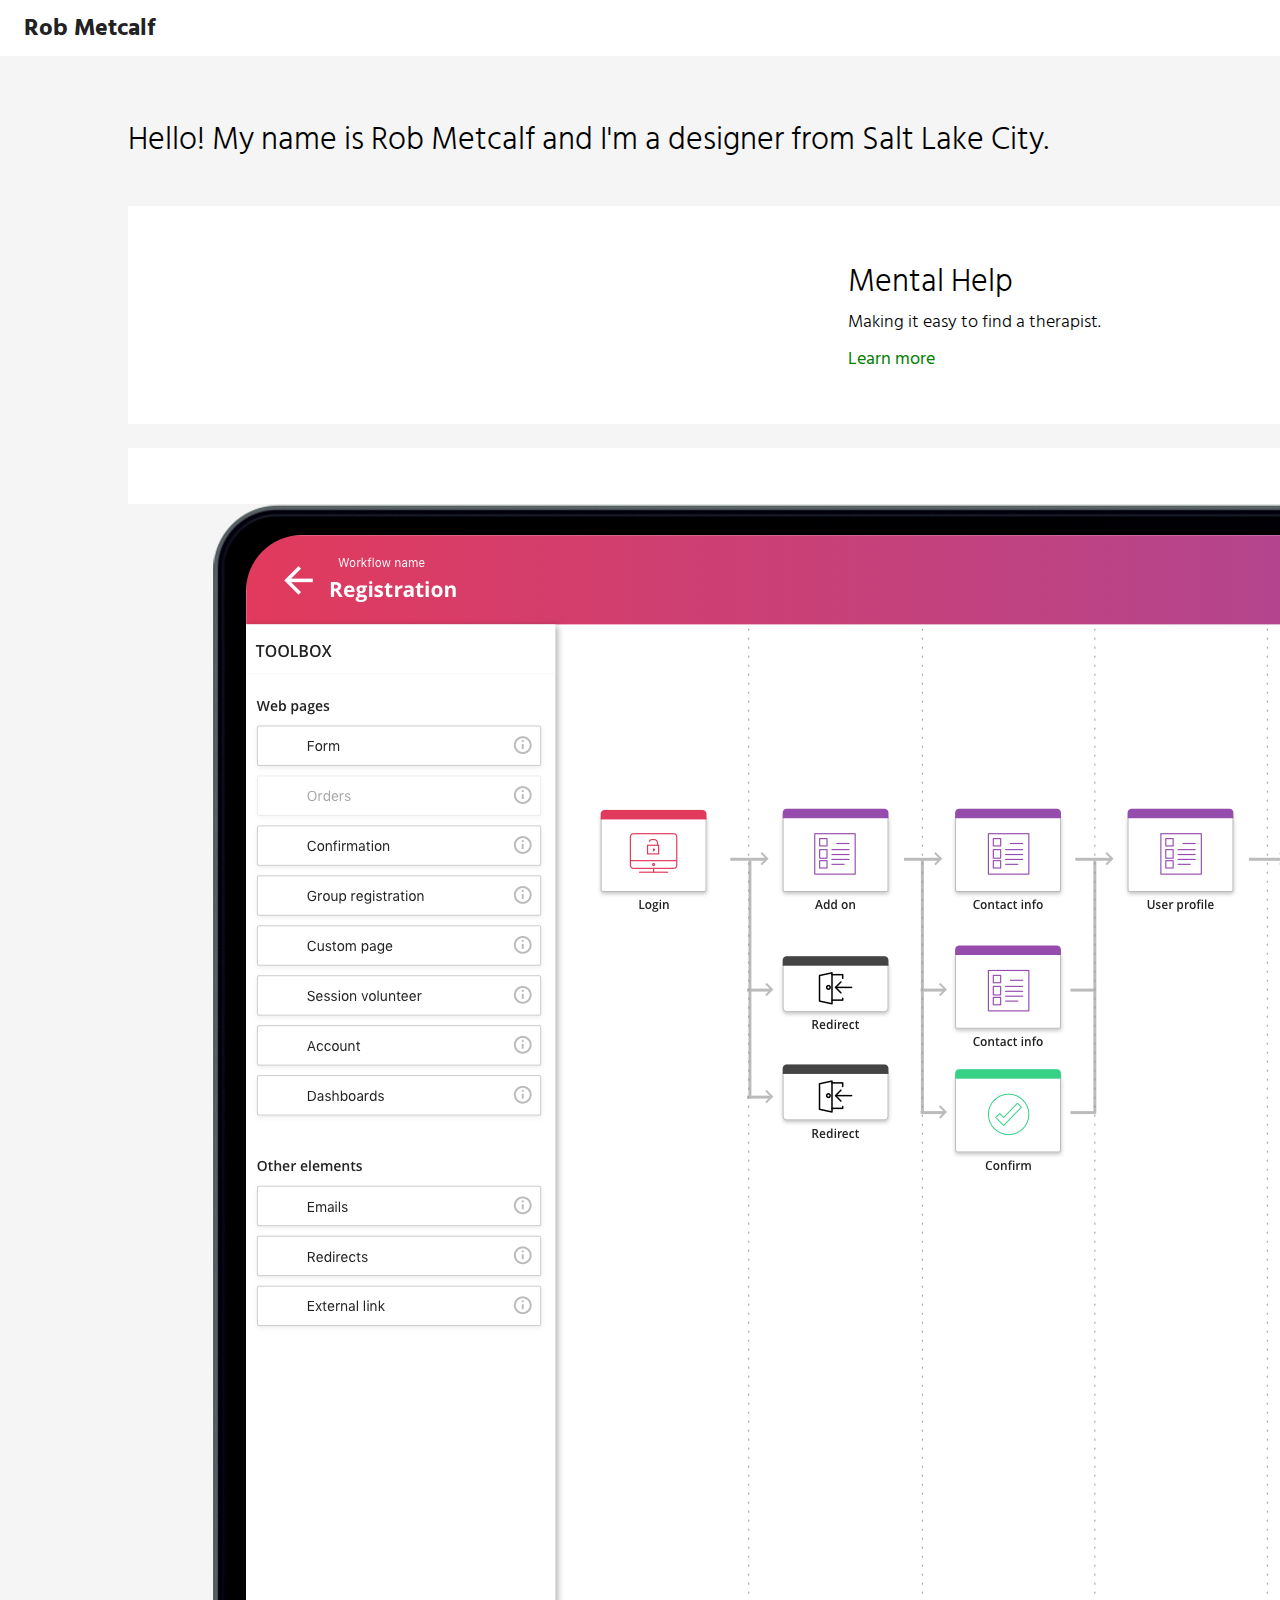
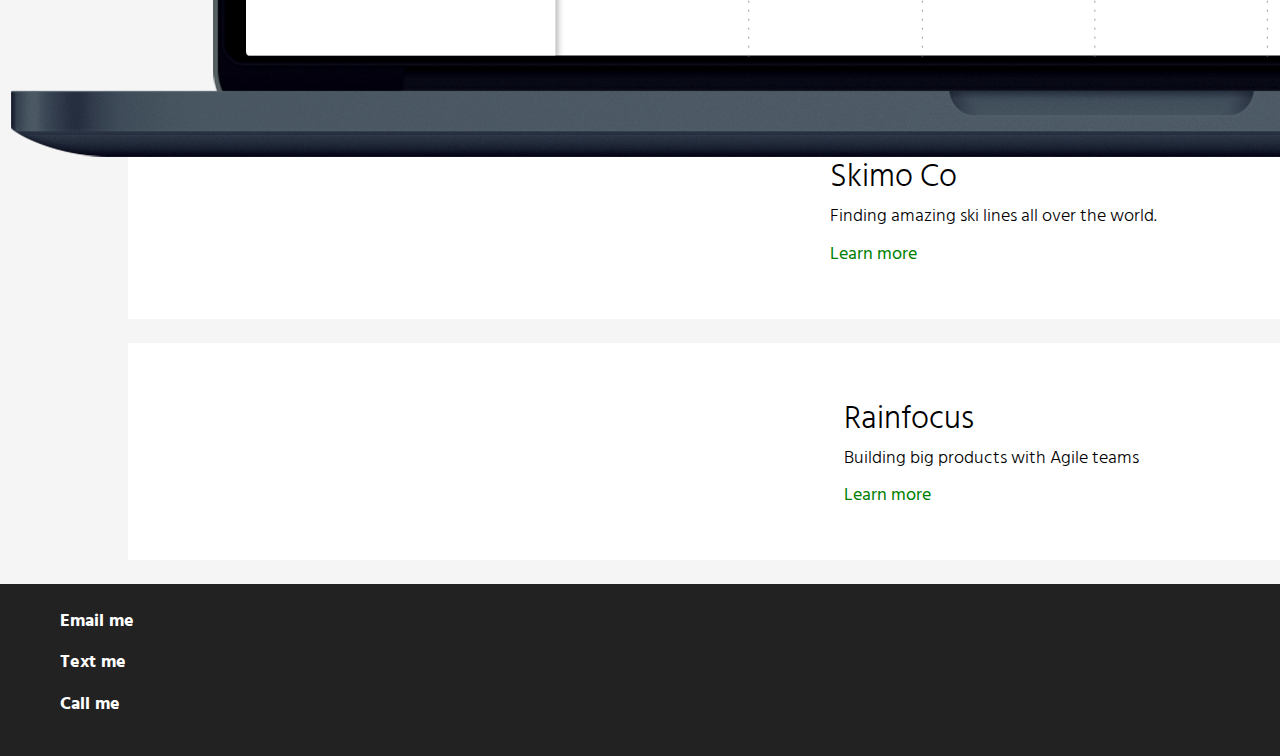
<file: index.html>
<html> 
    <head> 
        <title>Rob Metcalf Design</title>
        
        <link href="https://fonts.googleapis.com/css?family=Hind+Siliguri:300,400,500,600,700" rel="stylesheet">
        
        <script src="https://code.jquery.com/jquery-3.3.1.slim.min.js" integrity="sha384-q8i/X+965DzO0rT7abK41JStQIAqVgRVzpbzo5smXKp4YfRvH+8abtTE1Pi6jizo" crossorigin="anonymous"></script>
      
        <link rel="stylesheet" href="index.css">


    
    </head>
    
    <body>
        <nav class="mainHeader">
            <a href="index.html" class="">
                <h1 class="logo">Rob Metcalf</h1>
            </a>
        </nav>
        
        <div class="descriptionBox">
            <h1 class="mainH1">Hello! My name is Rob Metcalf and I'm a designer from Salt Lake City.</h1>
            <h2 class="mainh2 myDescription"></h2>
        </div>
        
        <div class="projectBox1"> 
<!--
            <div class="pictureOfThing">
                <img src="rainfocusLogo.png" class="image">
            </div>
-->
            
            <div class="textThing">
                <h1 class="mainH1">Mental Help</h1>
                <h2 class="mainH2">Making it easy to find a therapist.</h2>
                <a href="" class="mainLink">Learn more</a>
            </div>
            
        </div>
        
 
        <div class="projectBox2"> 
<!--
            <div class="pictureOfThing">
                <img src="rainfocusLogo.png" class="image">
            </div>
-->
            <div class="section1"> 
                <img src="rainfocusComputer.png">
            </div>
            
            
            <div class="textThing">
                <h1 class="mainH1">Skimo Co</h1>
                <h2 class="mainH2">Finding amazing ski lines all over the world.</h2>
                <a href="" class="mainLink">Learn more</a>
            </div>
            
        </div>
        
        <div class="projectBox3"> 
<!--
            <div class="pictureOfThing">
                <img src="rainfocusLogo.png" class="image">
            </div>
-->
            
            <div class="textThing">
                <h1 class="mainH1">Rainfocus</h1>
                <h2 class="mainH2">Building big products with Agile teams</h2>
                <a href="" class="mainLink">Learn more</a>
            </div>
            
        </div>
        
        <footer class="footer"> 
            <h2 class="mainH2 whiteText boldText">Email me</h2>
            <h2 class="mainH2 whiteText boldText">Text me</h2>
            <h2 class="mainH2 whiteText boldText">Call me</h2>
            
        
        </footer>
        
   
<!--
        <div class="container">
            <div class="row align-items-center projectone ml-2 mr-2 ml-sm-0 mr-sm-0 ml-lg-5 mr-lg-5 justify-content-center">
                <div>
                    <img src="rainfocusLogo.png" class="logo">
                </div>
                <div class="text col-10 col-sm-6">
                    <h1>RAINFOCUS</h1>
                    <h2>Building big products with Agile teams</h2>
                    <a href=""><h3>Learn more</h3></a>
                </div>
            </div>  
            
            
            
        </div>
-->

        
    </body>

</html>
</file>
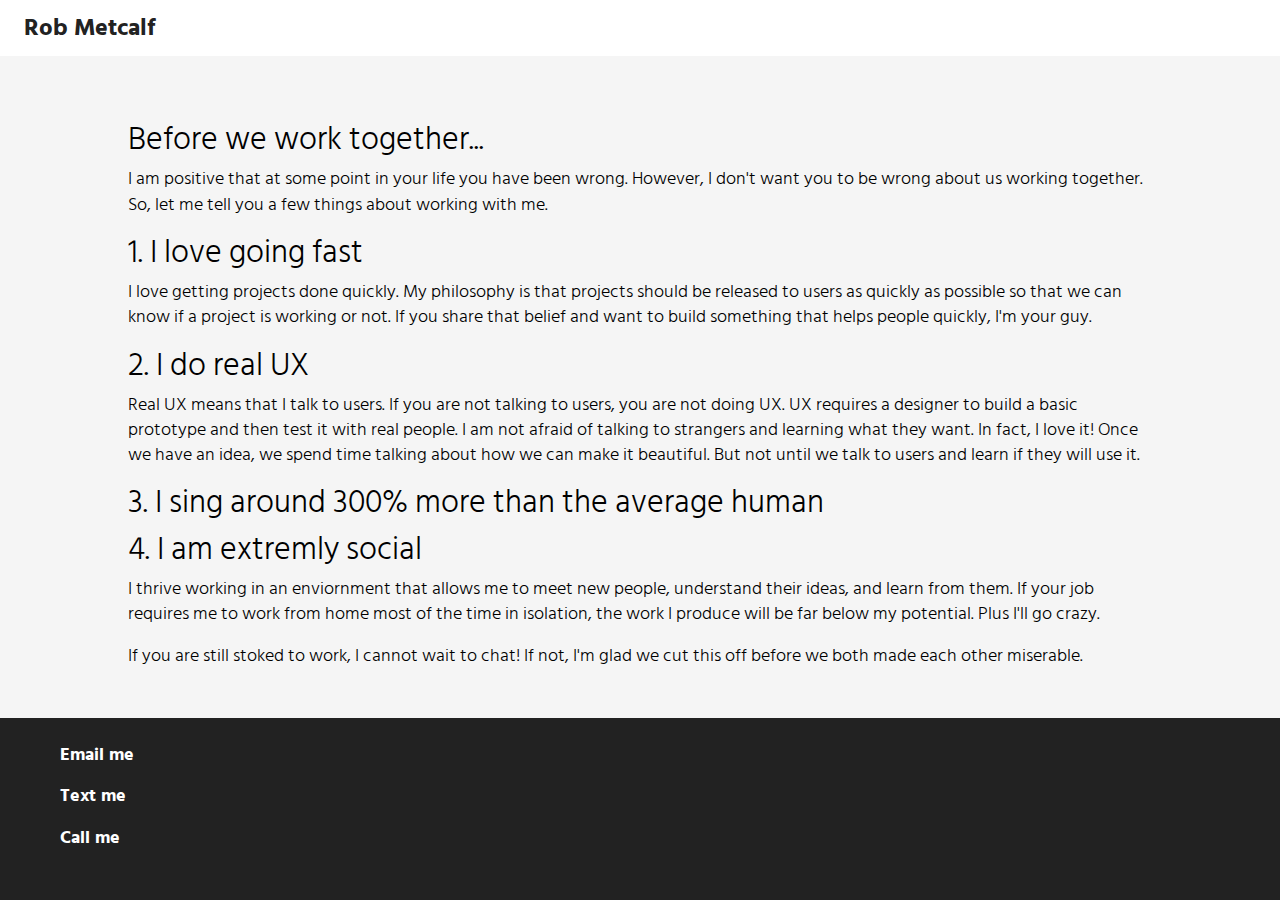
<file: disclaimer.html>
<html> 
    <head> 
        <title>Rob Metcalf Design</title>
        
        <link href="https://fonts.googleapis.com/css?family=Hind+Siliguri:300,400,500,600,700" rel="stylesheet">
        
        <script src="https://code.jquery.com/jquery-3.3.1.slim.min.js" integrity="sha384-q8i/X+965DzO0rT7abK41JStQIAqVgRVzpbzo5smXKp4YfRvH+8abtTE1Pi6jizo" crossorigin="anonymous"></script>
      
        <link rel="stylesheet" href="index.css">
        <link rel="stylesheet" href="disclaimer.css">


    
    </head>
    
    <body>
        <nav class="mainHeader">
            <a href="index.html" class="">
                <h1 class="logo">Rob Metcalf</h1>
            </a>
        </nav>
        
        <div class="thingsToKnowBox">
            <h1 class="mainH1">Before we work together...</h1>
            <h2 class="mainH2">I am positive that at some point in your life you have been wrong. However, I don't want you to be wrong about us working together. So, let me tell you a few things about working with me.</h2>
            
            <h1 class="mainH1">1. I love going fast</h1>
            <h2 class="mainH2">I love getting projects done quickly. My philosophy is that projects should be released to users as quickly as possible so that we can know if a project is working or not. If you share that belief and want to build something that helps people quickly, I'm your guy.</h2>
            
            <h1 class="mainH1">2. I do real UX</h1>
            <h2 class="mainH2">Real UX means that I talk to users. If you are not talking to users, you are not doing UX. UX requires a designer to build a basic prototype and then test it with real people. I am not afraid of talking to strangers and learning what they want. In fact, I love it! Once we have an idea, we spend time talking about how we can make it beautiful. But not until we talk to users and learn if they will use it.</h2>
            
            <h1 class="mainH1">3. I sing around 300% more than the average human</h1>
            
            <h1 class="mainH1">4. I am extremly social</h1>
            <h2 class="mainH2">I thrive working in an enviornment that allows me to meet new people, understand their ideas, and learn from them. If your job requires me to work from home most of the time in isolation, the work I produce will be far below my potential. Plus I'll go crazy.</h2>
            
            <h2 class="mainH2">If you are still stoked to work, I cannot wait to chat! If not, I'm glad we cut this off before we both made each other miserable.</h2>
<!--
<!--
            <h2 class="mainh2 myDescription">I am positive that at some point in your life you have been wrong. However, I don't want you to be wrong about us working together. So, let me tell you a few things about working with me. <br><br> 1. I like to sing. I sing all the time. <br> 
            2. I hate going slow. If you are hiring me to do a job that is not really ready to go yet, please don't hire me. Really don't hire anyone. But please don't hire me. I will go crazy, and I will probably make you crazy too. <br>
            3. I LOVE going fast. If you have a problem that needs to get done soon and you have a lot of unknowns. I am your guy. <br>
            4. I am not a developer. I am quite good at HTML, CSS and Javascript but I cannot make an app on my own. 
            <br> 
            5. I do real UX Design. If you just want screens that look pretty for your app/website, I am not your guy. I love making beautiful things, but I first want to make sure we are making something that helps people. I do that through testing ideas with real users and getting their feedback. If you need someone to just designs screens, I can help you find them. But it is not going to be me. 
                <br> 
            </h2>
-->
        </div>
        
        
        
        <footer class="footer"> 
            <h2 class="mainH2 whiteText boldText">Email me</h2>
            <h2 class="mainH2 whiteText boldText">Text me</h2>
            <h2 class="mainH2 whiteText boldText">Call me</h2>
            
        
        </footer>
        
   
<!--
        <div class="container">
            <div class="row align-items-center projectone ml-2 mr-2 ml-sm-0 mr-sm-0 ml-lg-5 mr-lg-5 justify-content-center">
                <div>
                    <img src="rainfocusLogo.png" class="logo">
                </div>
                <div class="text col-10 col-sm-6">
                    <h1>RAINFOCUS</h1>
                    <h2>Building big products with Agile teams</h2>
                    <a href=""><h3>Learn more</h3></a>
                </div>
            </div>  
            
            
            
        </div>
-->

        
    </body>

</html>
</file>
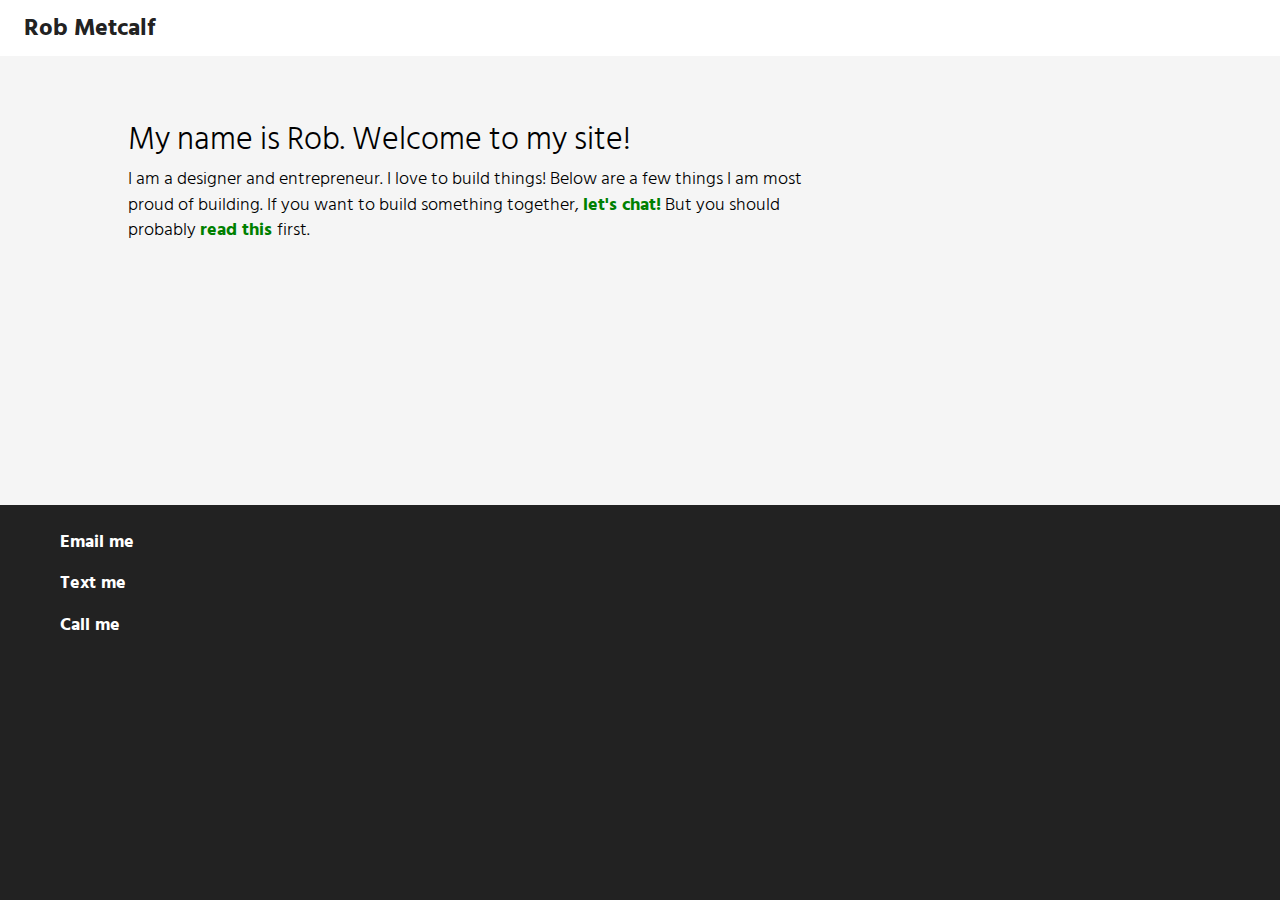
<file: project.html>
<html> 
    <head> 
        <title>Rob Metcalf Design</title>
        
        <link href="https://fonts.googleapis.com/css?family=Hind+Siliguri:300,400,500,600,700" rel="stylesheet">
        
        <script src="https://code.jquery.com/jquery-3.3.1.slim.min.js" integrity="sha384-q8i/X+965DzO0rT7abK41JStQIAqVgRVzpbzo5smXKp4YfRvH+8abtTE1Pi6jizo" crossorigin="anonymous"></script>
      
        <link rel="stylesheet" href="index.css">


    
    </head>
    
    <body>
        <nav class="mainHeader">
            <a href="#" class="">
                <h1 class="logo">Rob Metcalf</h1>
            </a>
        </nav>
        
        <div class="descriptionBox">
            <h1 class="mainH1">My name is Rob. Welcome to my site!</h1>
            <h2 class="mainh2 myDescription">I am a designer and entrepreneur. I love to build things! Below are a few things I am most proud of building. If you want to build something together, <span class="letsChat">let's chat!</span> But you should probably <span class="letsChat">read this </span>first.</h2>
        </div>
        
        
        
        <footer class="footer"> 
            <h2 class="mainH2 whiteText boldText">Email me</h2>
            <h2 class="mainH2 whiteText boldText">Text me</h2>
            <h2 class="mainH2 whiteText boldText">Call me</h2>
            
        
        </footer>
        
   
<!--
        <div class="container">
            <div class="row align-items-center projectone ml-2 mr-2 ml-sm-0 mr-sm-0 ml-lg-5 mr-lg-5 justify-content-center">
                <div>
                    <img src="rainfocusLogo.png" class="logo">
                </div>
                <div class="text col-10 col-sm-6">
                    <h1>RAINFOCUS</h1>
                    <h2>Building big products with Agile teams</h2>
                    <a href=""><h3>Learn more</h3></a>
                </div>
            </div>  
            
            
            
        </div>
-->

        
    </body>

</html>
</file>
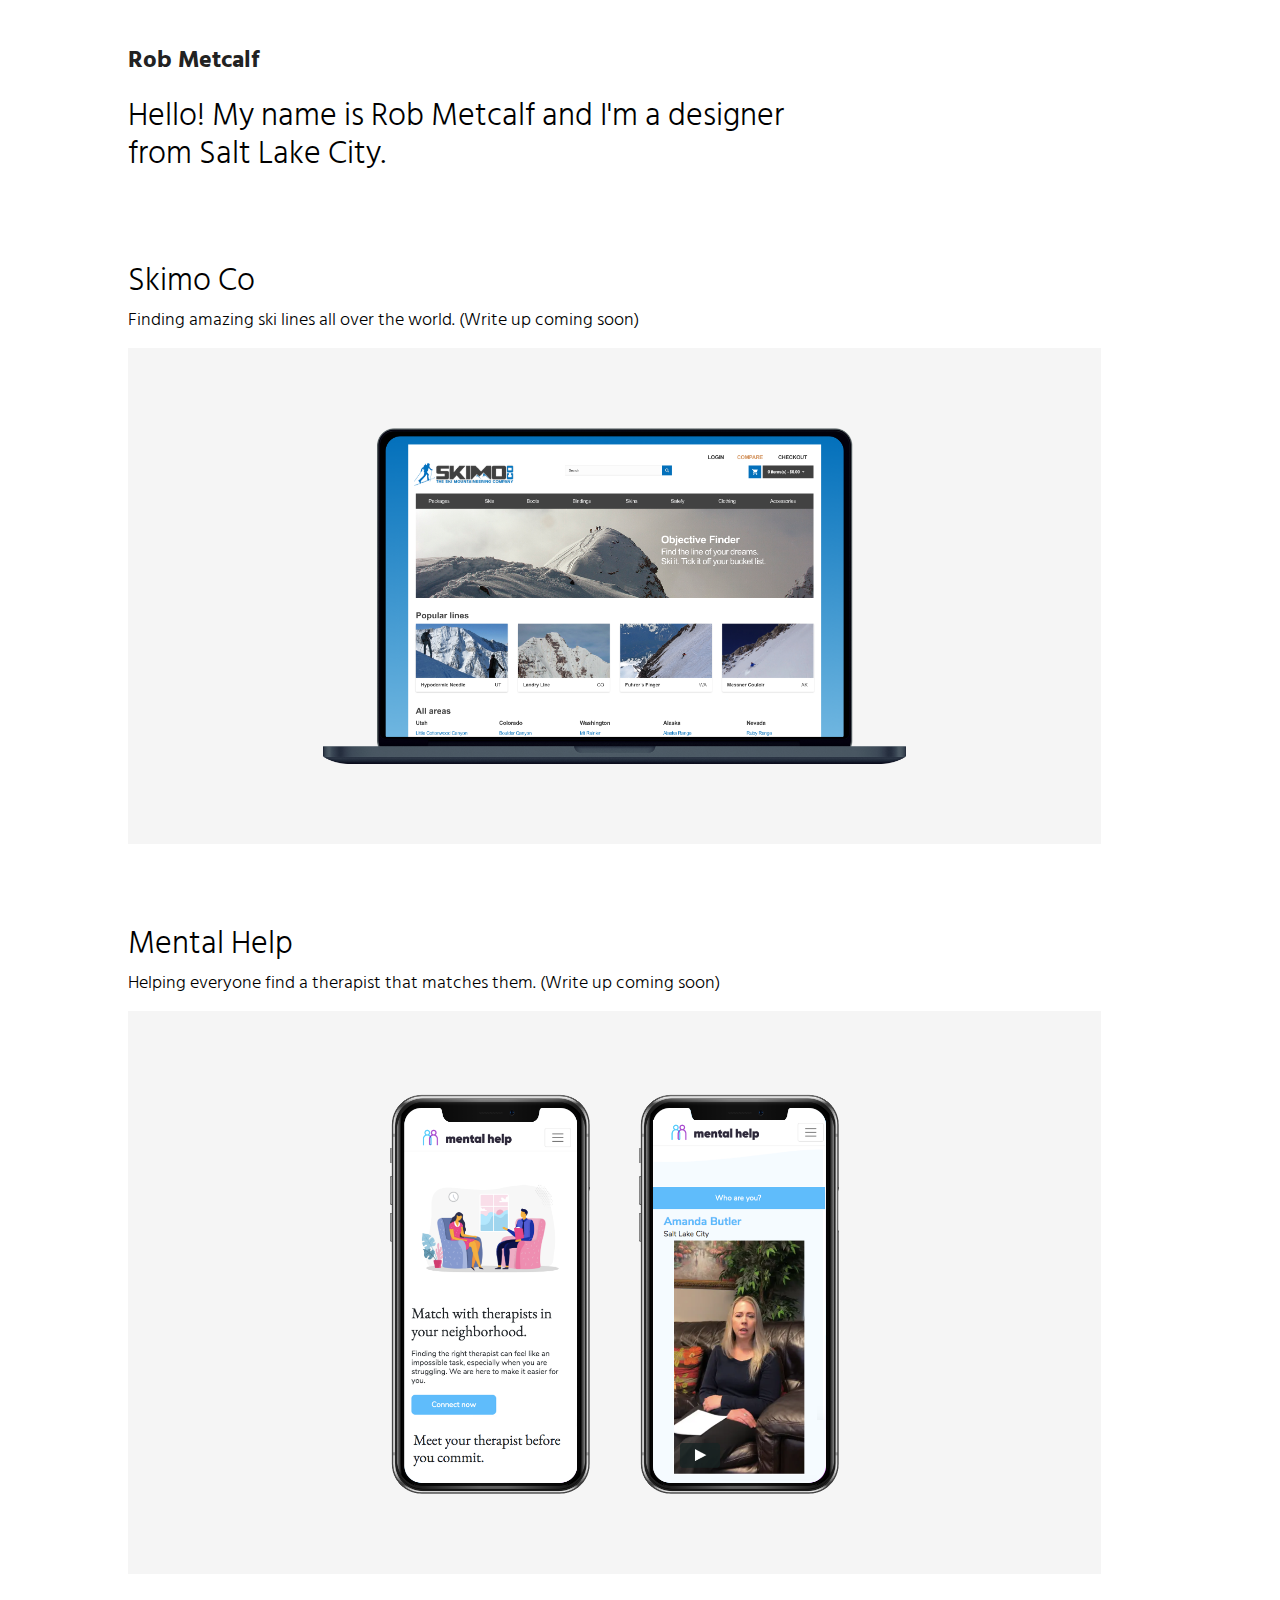
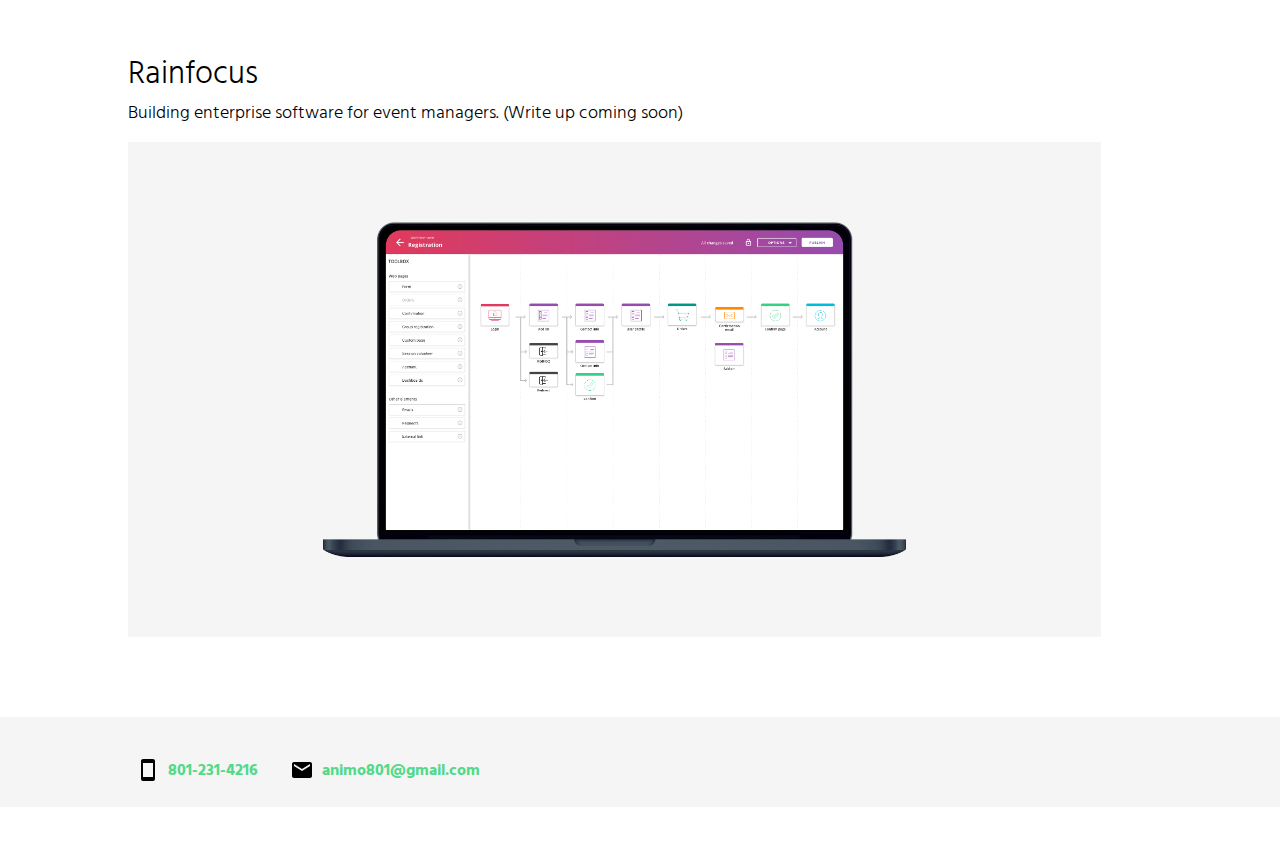
<file: test.html>
<html> 
    <head> 
        <title>Rob Metcalf Design</title>
        
        <meta name="viewport" content="width=device-width, initial-scale=1">
        
        <link href="https://fonts.googleapis.com/css?family=Hind+Siliguri:300,400,500,600,700" rel="stylesheet">
        
        <script src="https://code.jquery.com/jquery-3.3.1.slim.min.js" integrity="sha384-q8i/X+965DzO0rT7abK41JStQIAqVgRVzpbzo5smXKp4YfRvH+8abtTE1Pi6jizo" crossorigin="anonymous"></script>
      
        <link rel="stylesheet" href="test.css">

        <link rel='icon' href='favicon.png' type='image/x-icon'/ >
    
    </head>
    
    <body>
        <nav class="mainHeader">
            <a href="test.html" class="">
                <h1 class="logo">Rob Metcalf</h1>
            </a>
        </nav>
        
        <div class="descriptionBox">
            <h1 class="mainH1">Hello! My name is Rob Metcalf and I'm a designer from Salt Lake City.</h1>
        </div>
        

            <div class="headingForProjects"> 
                <h1 class="mainh1">Skimo Co</h1>
                <h2 class="mainh2">Finding amazing ski lines all over the world. (Write up coming soon)</h2>
            </div>
            <div class="section1">
                
                <img src="skimoCoComputer.png">
            </div>
        
            
            <div class="headingForProjects"> 
                <h1 class="mainh1">Mental Help</h1>
                <h2 class="mainh2">Helping everyone find a therapist that matches them. (Write up coming soon)</h2>
            </div>
            <div class="section2">
                
                <img src="homepageMentalHelp.png">
                <img src="mentalHelpiPhone.png" class="last">
            </div>
    
        
            <div class="headingForProjects"> 
                <h1 class="mainh1">Rainfocus</h1>
                <h2 class="mainh2">Building enterprise software for event managers. (Write up coming soon)</h2>
            </div>
            <div class="section1 lastSection">
                
                <img src="rainfocusComputer.png">
            </div>
            
            
           
        
        
        <footer class="footer"> 
            <div class="footerThings"> 
                
                    <a href="" class="phoneIcon">
                        <img src="smartphone-24px.svg" alt="phone link">
                        <h2>801-231-4216</h2>
                    </a>
                
                <a href="emailIcon" class="emailIcon">
                    <img src="email-24px.svg" alt="email link">
                    <h2>animo801@gmail.com</h2>
                </a>
            
            </div>
            
        
        </footer>
        
   
<!--
        <div class="container">
            <div class="row align-items-center projectone ml-2 mr-2 ml-sm-0 mr-sm-0 ml-lg-5 mr-lg-5 justify-content-center">
                <div>
                    <img src="rainfocusLogo.png" class="logo">
                </div>
                <div class="text col-10 col-sm-6">
                    <h1>RAINFOCUS</h1>
                    <h2>Building big products with Agile teams</h2>
                    <a href=""><h3>Learn more</h3></a>
                </div>
            </div>  
            
            
            
        </div>
-->

        
    </body>

</html>
</file>
<file: index.css>
:root {
    --main-color: green; 
}

body {
    display: grid;
    grid-template-columns: 5% auto 5%;
    grid-template-rows: 56px;
    grid-row-gap: 24px; 
    background-color: #f5f5f5;
    margin: 0; 
    padding: 0; 
}

.section1 {
    background-color: #f5f5f5;
}

.logo {
    text-decoration: none;
    margin-left: 24px; 
    font-size: 24px;
    color: #222;
    display: flex; 
    margin-top: 8px
}

.logoImage {
    width: 180px;
    grid-column: 2 / span 1;
}

.image {
  width: 300px; 
}

html, body, div, span, applet, object, iframe,
h1, h2, h3, h4, h5, h6, p, blockquote, pre,
a, abbr, acronym, address, big, cite, code,
del, dfn, em, img, ins, kbd, q, s, samp,
small, strike, strong, sub, sup, tt, var,
b, u, i, center,
dl, dt, dd, ol, ul, li,
fieldset, form, label, legend,
table, caption, tbody, tfoot, thead, tr, th, td,
article, aside, canvas, details, embed, 
figure, figcaption, footer, header, hgroup, 
menu, nav, output, ruby, section, summary,
time, mark, audio, video {
    margin: 0;
    padding: 0;
    border: 0;
    font-size: 100%;
    font-family: 'Hind Siliguri', sans-serif;
    vertical-align: baseline;
    text-decoration: none; 
}

.descriptionBox {
    grid-column: 2 / span 1; 
    margin-top: 40px; 
    width: 70%; 
}

.mainH1 {
    font-size: 32px;
    margin: 0 0 8px 0 ; 
    padding: 0;
    line-height: 1.2;
    width: 100%; 
    font-weight: 100;

}

.mainH2 {
  font-size: 18px; 
  font-weight: 300; 
  padding: 0 0 16px 0; 
  margin: 0; 
  line-height: 1.4;
  width: 100%;
}

.whiteText {
    color: #ffffff;
}

.boldText {
    font-weight: 700;
}

.myDescription {
    line-height: 1.4
}

.mainLink {
  text-decoration: none; 
  color: var(--main-color); 
  line-height: 1;
  font-size: 18px; 
    width: 100%; 
}

.MainHeader {
    grid-column: 1 / span 3 ;
    grid-row: 1 / span 1;
    background-color: white;
}

.projectBox1 {
    grid-column: 2 / span 1; 
    background-color: white;
    display: flex; 
    justify-content: center; 
    align-items: center;
    flex-wrap: wrap;
    padding: 56px; 
}

.projectBox2 {
    grid-column: 2 / span 1; 
    background-color: white;
    display: flex; 
    justify-content: center; 
    align-items: center;
    flex-wrap: wrap;
    padding: 56px; 
}

.projectBox3 {
    grid-column: 2 / span 1; 
    background-color: white;
    display: flex; 
    justify-content: center; 
    align-items: center;
    flex-wrap: wrap;
    padding: 56px; 
}

.letsChat {
    color: var(--main-color); 
    font-weight: 700;
}



.pictureOfThing {
    margin:  0px 24px; 
}

.textThing {
    display: flex; 
    flex-wrap: wrap; 
    justify-content: flex-start; 
}


.footer {
    background-color: #222; 
    grid-column: 1 / span 4; 
    padding: 24px 24px 24px 60px; 
}


@media only screen and (min-width: 600px) {
    body {
        grid-template-columns: 10% auto 10%;

    }
    
    .projectBox1 {
        width: 80%;
    }
    
    .projectBox2 {
        width: 80%;
    }
    
    .projectBox3 {
        width: 80%;
    }
}
</file>
<file: disclaimer.css>
.thingsToKnowBox {
    grid-column: 2 / span 1; 
    margin-top: 40px
}
</file>
<file: test.css>
:root {
    --main-color: green; 
}
html, body, div, span, applet, object, iframe,
h1, h2, h3, h4, h5, h6, p, blockquote, pre,
a, abbr, acronym, address, big, cite, code,
del, dfn, em, img, ins, kbd, q, s, samp,
small, strike, strong, sub, sup, tt, var,
b, u, i, center,
dl, dt, dd, ol, ul, li,
fieldset, form, label, legend,
table, caption, tbody, tfoot, thead, tr, th, td,
article, aside, canvas, details, embed, 
figure, figcaption, footer, header, hgroup, 
menu, nav, output, ruby, section, summary,
time, mark, audio, video {
    margin: 0;
    padding: 0;
    border: 0;
    font-size: 100%;
    font-family: 'Hind Siliguri', sans-serif;
    vertical-align: baseline;
    text-decoration: none; 
}

body {
    display: grid;
    grid-template-columns: 5% auto 5%;
    grid-template-rows: 56px;
    background-color: #ffffff;
    margin: 0; 
    padding: 0; 
}

.headingForProjects {
    width: 100%; 
    grid-column: 2 / span 1;
    margin-top: 80px
}

.section1 {
    background-color: #f5f5f5;
    grid-column: 2 / span 1;
    display: flex; 
    justify-content: center; 
    padding: 80px 0;
}

.section1:hover {
    opacity: .7;
}

.lastSection {
    margin-bottom: 80px;
}



.section1 img {
    width: 60%; 
}


.section2 {
    background-color: #f5f5f5;
    grid-column: 2 / span 1;
    display: flex; 
    justify-content: center; 
    padding: 80px 0;
}

.section2:hover {
    opacity: .7;
}


.section2 img {
    width: 40%
}

.section2 .last {
    margin-left: 5%
}

.logo {
    text-decoration: none;
    font-size: 24px;
    color: #222;
    display: flex; 
}

.descriptionBox {
    grid-column: 2 / span 1;
    margin-top: 40px; 
}

.mainH1 {
    font-size: 32px;
    margin: 0 0 8px 0 ; 
    padding: 0;
    line-height: 1.2;
    width: 70%; 
    font-weight: 100;

}

.mainH2 {
  font-size: 18px; 
  font-weight: 300; 
  padding: 0 0 16px 0; 
  margin: 0; 
  line-height: 1.4;
  width: 100%;
}

.whiteText {
    color: #ffffff;
}

.boldText {
    font-weight: 700;
}

.myDescription {
    line-height: 1.4
}

.mainLink {
  text-decoration: none; 
  color: var(--main-color); 
  line-height: 1;
  font-size: 18px; 
    width: 100%; 
}

.MainHeader {
    grid-column: 2 / span 1 ;
    background-color: white;
    margin-top: 40px
}


.letsChat {
    color: var(--main-color); 
    font-weight: 700;
}



.pictureOfThing {
    margin:  0px 24px; 
}

.textThing {
    display: flex; 
    flex-wrap: wrap; 
    justify-content: flex-start; 
}

a {
    color: #52d98a;
}

a:hover {
    color: #43b573
}


.footer {
    background-color: #f5f5f5; 
    grid-column: 1 / span 4; 
    padding: 24px 0px; 
}

.footerThings {
    margin-left: 5%;
    padding-top: 16px;
    display: flex;
    flex-wrap: wrap;
}

.phoneIcon {
    display: flex; 
    margin-right: 24px; 
    margin-left: 8px
    
}

.emailIcon {
    display: flex;
    margin-left: 8px; 
}

.footerThings h2 {
    margin-left: 8px;
}

@media only screen and (min-width: 600px) {
    body {
        grid-template-columns: 10% auto 10%;

    }
    
    .footerThings {
        margin-left: 10%;
    }
    .section2 img {
        width: 200px
    }
    
   
}

@media only screen and (max-width: 600px) {
     .mainH1 {
        width: 100%;
    }
}


@media only screen and (max-width: 370px) {
    .emailIcon {
        margin-top: 16px;
    }
}
</file>
